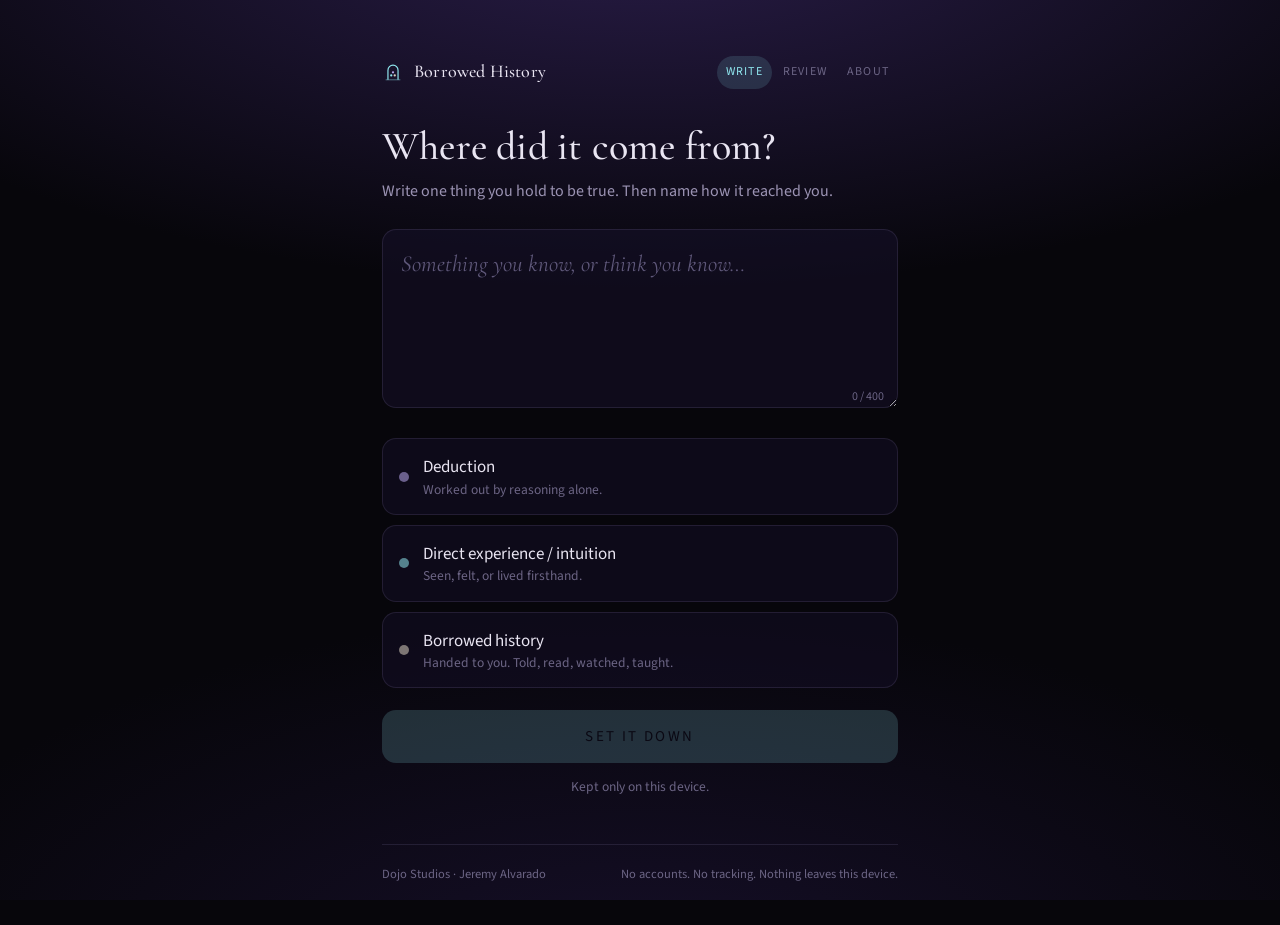
<file: index.html>
<!doctype html>
<html lang="en">
<head>
<meta charset="utf-8">
<meta name="viewport" content="width=device-width, initial-scale=1, viewport-fit=cover">
<title>Borrowed History Journal</title>
<meta name="description" content="Write one thing you hold to be true. Name how it reached you: deduction, direct experience, or borrowed history. Private, on your device.">
<meta name="theme-color" content="#07060b">
<meta name="color-scheme" content="dark">
<link rel="manifest" href="manifest.webmanifest">
<link rel="icon" href="icons/icon.svg" type="image/svg+xml">
<link rel="icon" href="icons/icon-192.png" type="image/png" sizes="192x192">
<link rel="apple-touch-icon" href="icons/apple-touch-icon.png">
<meta name="apple-mobile-web-app-capable" content="yes">
<meta name="mobile-web-app-capable" content="yes">
<meta name="apple-mobile-web-app-status-bar-style" content="black-translucent">
<meta name="apple-mobile-web-app-title" content="Borrowed">
<meta property="og:type" content="website">
<meta property="og:title" content="Borrowed History Journal">
<meta property="og:description" content="One claim. Three possible sources. Your own ratio.">
<meta property="og:url" content="https://apexmachina.github.io/borrowed-history-journal/">
<meta property="og:image" content="https://apexmachina.github.io/borrowed-history-journal/og.png">
<meta property="og:image:width" content="1200">
<meta property="og:image:height" content="630">
<meta name="twitter:card" content="summary_large_image">
<meta name="twitter:title" content="Borrowed History Journal">
<meta name="twitter:description" content="One claim. Three possible sources. Your own ratio.">
<meta name="twitter:image" content="https://apexmachina.github.io/borrowed-history-journal/og.png">
<link rel="preload" href="fonts/CormorantGaramond.woff2" as="font" type="font/woff2" crossorigin>
<link rel="stylesheet" href="app.css">
</head>
<body>
<div class="wrap">
  <header class="top">
    <a class="mark" href="./" aria-label="Borrowed History Journal, home">
      <svg viewBox="0 0 24 24" fill="none" aria-hidden="true"><path d="M6.5 20.5V10a5.5 5.5 0 0 1 11 0v10.5" stroke="#8fe6ee" stroke-width="1.3"/><path d="M4 20.5h16" stroke="#8fe6ee" stroke-opacity=".45" stroke-width="1.1"/><circle cx="12" cy="12.3" r="1.25" fill="#b8a7ec"/><circle cx="10.1" cy="15.7" r="1.25" fill="#8fe6ee"/><circle cx="13.9" cy="15.7" r="1.25" fill="#d9cfbf"/></svg>
      <span>Borrowed History</span>
    </a>
    <nav class="nav" aria-label="Main">
      <a href="./" data-nav="write">Write</a>
      <a href="./#review" data-nav="review">Review</a>
      <a href="about.html">About</a>
    </nav>
  </header>

  <main>
    <!-- WRITE -->
    <section id="write" class="view" aria-labelledby="w-h">
      <h1 id="w-h">Where did it come from?</h1>
      <p class="lede">Write one thing you hold to be true. Then name how it reached you.</p>

      <form id="compose" autocomplete="off">
        <div class="field">
          <label for="claim" class="sr">Your claim or reflection</label>
          <textarea id="claim" maxlength="400" placeholder="Something you know, or think you know…" rows="4"></textarea>
          <span class="count" id="count" aria-hidden="true">0 / 400</span>
        </div>

        <div class="sources" role="radiogroup" aria-label="Source">
          <button type="button" class="src" role="radio" aria-checked="false" data-k="deduction">
            <i class="dot"></i><span><span class="t">Deduction</span><span class="s">Worked out by reasoning alone.</span></span>
          </button>
          <button type="button" class="src" role="radio" aria-checked="false" data-k="direct">
            <i class="dot"></i><span><span class="t">Direct experience / intuition</span><span class="s">Seen, felt, or lived firsthand.</span></span>
          </button>
          <button type="button" class="src" role="radio" aria-checked="false" data-k="borrowed">
            <i class="dot"></i><span><span class="t">Borrowed history</span><span class="s">Handed to you. Told, read, watched, taught.</span></span>
          </button>
        </div>

        <button class="keep" id="keep" type="submit" disabled>Set it down</button>
        <p class="hint">Kept only on this device.</p>
      </form>
    </section>

    <!-- REVIEW -->
    <section id="review" class="view" aria-labelledby="r-h" hidden>
      <p class="eyebrow">Review</p>
      <h1 id="r-h">Where it came from</h1>

      <div class="window" role="group" aria-label="Time window">
        <button type="button" data-w="7">7 days</button>
        <button type="button" data-w="30">30 days</button>
        <button type="button" data-w="all">All</button>
      </div>

      <div id="has" hidden>
        <div class="bars">
          <div class="bar" data-k="deduction"><div class="row"><span class="name">Deduction</span><span class="pct"><b>0</b><small>%</small></span></div><div class="track"><div class="fill"></div></div></div>
          <div class="bar" data-k="direct"><div class="row"><span class="name">Direct experience / intuition</span><span class="pct"><b>0</b><small>%</small></span></div><div class="track"><div class="fill"></div></div></div>
          <div class="bar" data-k="borrowed"><div class="row"><span class="name">Borrowed history</span><span class="pct"><b>0</b><small>%</small></span></div><div class="track"><div class="fill"></div></div></div>
        </div>
        <p class="basis" id="basis"></p>
        <h2 class="sr">Entries</h2>
        <ul class="list" id="list"></ul>
        <button class="more" id="more" type="button" hidden>Show all</button>
      </div>

      <div class="empty" id="none" hidden>
        <span id="none-msg">Nothing set down yet.</span><br>
        <a href="./">Write the first one</a>
      </div>

      <div class="tools" aria-label="Your data">
        <button class="tool" type="button" id="exp-json">Export .json</button>
        <button class="tool" type="button" id="exp-txt">Export .txt</button>
        <button class="tool" type="button" id="imp">Restore from file</button>
        <button class="tool quiet" type="button" id="wipe">Clear everything</button>
        <input type="file" id="imp-file" accept="application/json,.json" hidden>
      </div>

      <a class="card" id="book" href="https://dojostudios.gumroad.com/l/lxlyos" target="_blank" rel="noopener">
        The three paths are walked in full in <em>The Synthetic Era</em>.
        <span class="go">Jeremy Alvarado · the book</span>
      </a>
      <a class="card" id="paper" href="#" target="_blank" rel="noopener" hidden>
        <em>The paper version.</em> Thirty days, a pencil, the same three sources.
        <span class="go">Printable journal</span>
      </a>
    </section>
  </main>

  <footer>
    <span>Dojo Studios · Jeremy Alvarado</span>
    <span>No accounts. No tracking. Nothing leaves this device.</span>
  </footer>
</div>
<div class="toast" id="toast" role="status" aria-live="polite"></div>
<script src="app.js"></script>
</body>
</html>
</file>
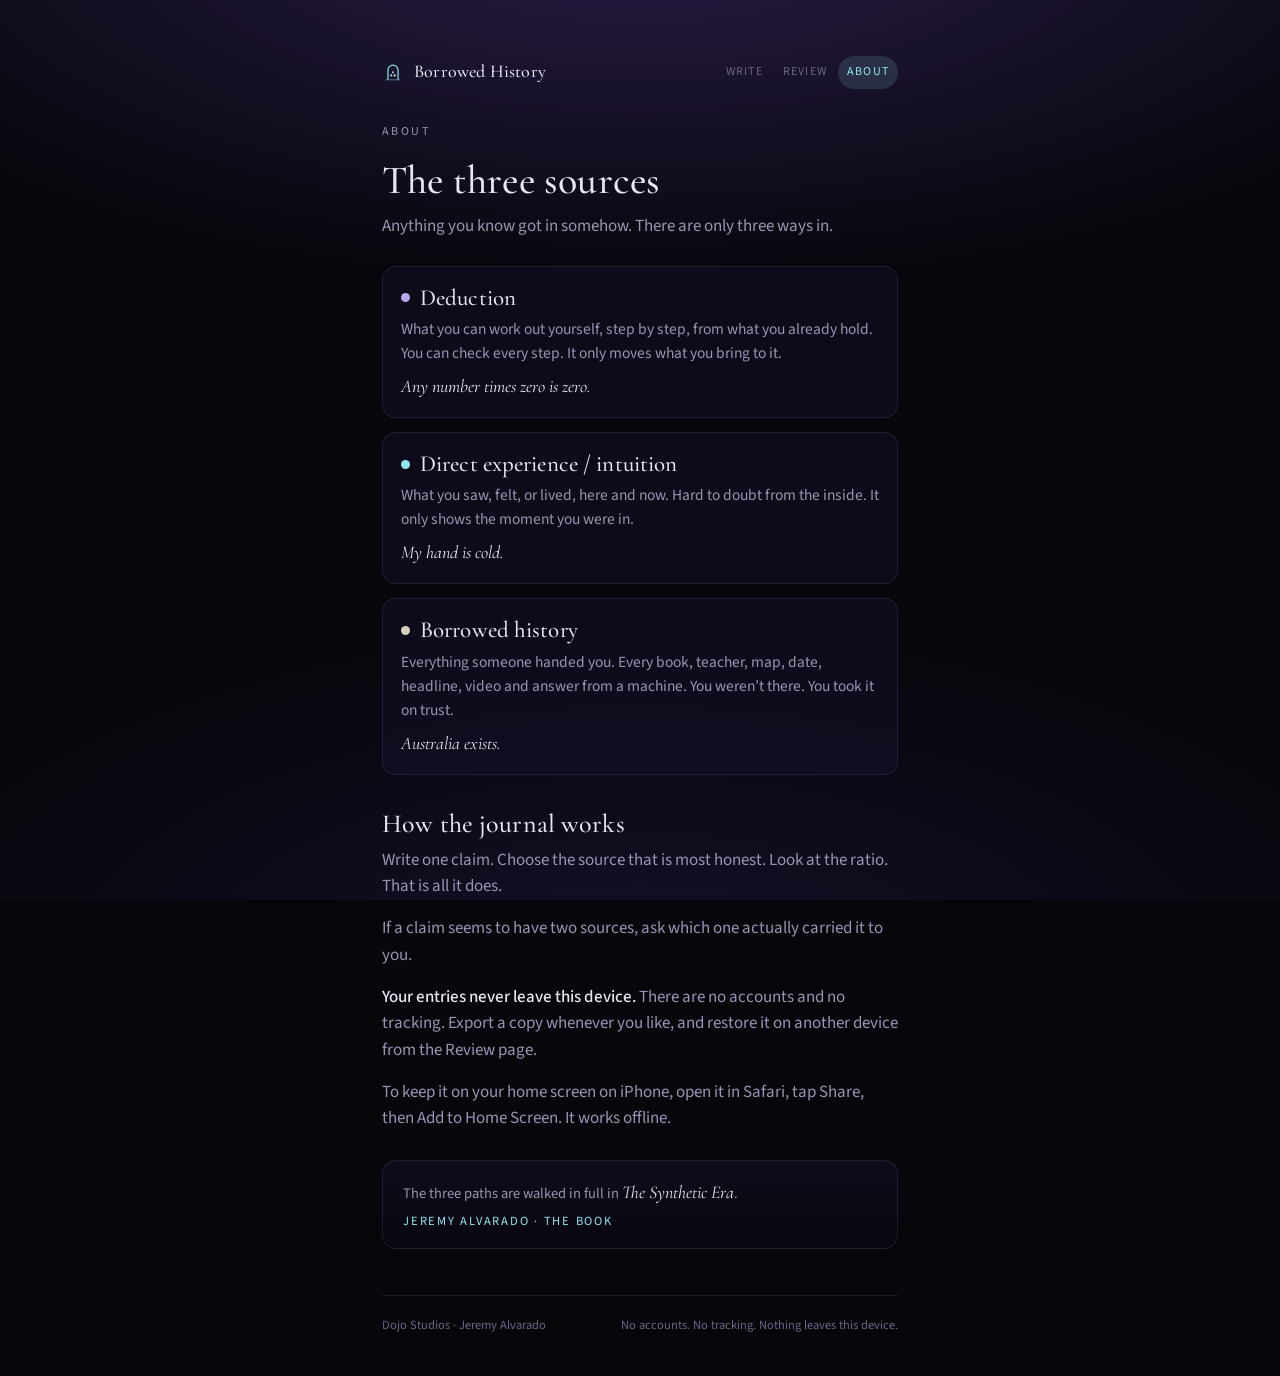
<file: about.html>
<!doctype html>
<html lang="en">
<head>
<meta charset="utf-8">
<meta name="viewport" content="width=device-width, initial-scale=1, viewport-fit=cover">
<title>The three sources · Borrowed History Journal</title>
<meta name="description" content="Write one thing you hold to be true. Name how it reached you: deduction, direct experience, or borrowed history. Private, on your device.">
<meta name="theme-color" content="#07060b">
<meta name="color-scheme" content="dark">
<link rel="manifest" href="manifest.webmanifest">
<link rel="icon" href="icons/icon.svg" type="image/svg+xml">
<link rel="icon" href="icons/icon-192.png" type="image/png" sizes="192x192">
<link rel="apple-touch-icon" href="icons/apple-touch-icon.png">
<meta name="apple-mobile-web-app-capable" content="yes">
<meta name="mobile-web-app-capable" content="yes">
<meta name="apple-mobile-web-app-status-bar-style" content="black-translucent">
<meta name="apple-mobile-web-app-title" content="Borrowed">
<meta property="og:type" content="website">
<meta property="og:title" content="Borrowed History Journal">
<meta property="og:description" content="One claim. Three possible sources. Your own ratio.">
<meta property="og:image" content="https://apexmachina.github.io/borrowed-history-journal/og.png">
<meta property="og:image:width" content="1200">
<meta property="og:image:height" content="630">
<meta name="twitter:card" content="summary_large_image">
<meta name="twitter:title" content="Borrowed History Journal">
<meta name="twitter:description" content="One claim. Three possible sources. Your own ratio.">
<meta name="twitter:image" content="https://apexmachina.github.io/borrowed-history-journal/og.png">
<link rel="preload" href="fonts/CormorantGaramond.woff2" as="font" type="font/woff2" crossorigin>
<link rel="stylesheet" href="app.css">
</head>
<body>
<div class="wrap">
  <header class="top">
    <a class="mark" href="./" aria-label="Borrowed History Journal, home">
      <svg viewBox="0 0 24 24" fill="none" aria-hidden="true"><path d="M6.5 20.5V10a5.5 5.5 0 0 1 11 0v10.5" stroke="#8fe6ee" stroke-width="1.3"/><path d="M4 20.5h16" stroke="#8fe6ee" stroke-opacity=".45" stroke-width="1.1"/><circle cx="12" cy="12.3" r="1.25" fill="#b8a7ec"/><circle cx="10.1" cy="15.7" r="1.25" fill="#8fe6ee"/><circle cx="13.9" cy="15.7" r="1.25" fill="#d9cfbf"/></svg>
      <span>Borrowed History</span>
    </a>
    <nav class="nav" aria-label="Main">
      <a href="./">Write</a>
      <a href="./#review">Review</a>
      <a href="about.html" aria-current="page">About</a>
    </nav>
  </header>

  <main class="view prose">
    <p class="eyebrow">About</p>
    <h1>The three sources</h1>
    <p>Anything you know got in somehow. There are only three ways in.</p>

    <div class="three">
      <article>
        <h3><i style="background:var(--c-ded)"></i>Deduction</h3>
        <p>What you can work out yourself, step by step, from what you already hold. You can check every step. It only moves what you bring to it.</p>
        <p class="ex">Any number times zero is zero.</p>
      </article>
      <article>
        <h3><i style="background:var(--c-dir)"></i>Direct experience / intuition</h3>
        <p>What you saw, felt, or lived, here and now. Hard to doubt from the inside. It only shows the moment you were in.</p>
        <p class="ex">My hand is cold.</p>
      </article>
      <article>
        <h3><i style="background:var(--c-bor)"></i>Borrowed history</h3>
        <p>Everything someone handed you. Every book, teacher, map, date, headline, video and answer from a machine. You weren’t there. You took it on trust.</p>
        <p class="ex">Australia exists.</p>
      </article>
    </div>

    <h2>How the journal works</h2>
    <p>Write one claim. Choose the source that is most honest. Look at the ratio. That is all it does.</p>
    <p>If a claim seems to have two sources, ask which one actually carried it to you.</p>
    <p><strong>Your entries never leave this device.</strong> There are no accounts and no tracking. Export a copy whenever you like, and restore it on another device from the Review page.</p>
    <p>To keep it on your home screen on iPhone, open it in Safari, tap Share, then Add to Home Screen. It works offline.</p>

    <a class="card" href="https://dojostudios.gumroad.com/l/lxlyos" target="_blank" rel="noopener" style="margin-top:28px">
      The three paths are walked in full in <em>The Synthetic Era</em>.
      <span class="go">Jeremy Alvarado · the book</span>
    </a>
  </main>

  <footer>
    <span>Dojo Studios · Jeremy Alvarado</span>
    <span>No accounts. No tracking. Nothing leaves this device.</span>
  </footer>
</div>
<script>if('serviceWorker' in navigator&&location.protocol!=='file:')navigator.serviceWorker.register('sw.js').catch(function(){});</script>
</body>
</html>
</file>
<file: app.css>
@font-face{font-family:"Cormorant";src:url("fonts/CormorantGaramond.woff2") format("woff2");font-weight:300 700;font-style:normal;font-display:swap}
@font-face{font-family:"Cormorant";src:url("fonts/CormorantGaramond-Italic.woff2") format("woff2");font-weight:300 700;font-style:italic;font-display:swap}
@font-face{font-family:"Source Sans";src:url("fonts/SourceSans3.woff2") format("woff2");font-weight:200 900;font-style:normal;font-display:swap}

:root{
  --ink:#07060b;
  --night:#0d0a16;
  --plum:#17112a;
  --plum-2:#211838;
  --line:rgba(190,175,235,.12);
  --line-2:rgba(190,175,235,.22);
  --text:#e9e5f2;
  --muted:#9b93b3;
  --faint:#6c6585;
  --cyan:#8fe6ee;
  --cyan-dim:rgba(143,230,238,.14);
  --c-ded:#b8a7ec;   /* deduction: lavender */
  --c-dir:#8fe6ee;   /* direct experience: cyan */
  --c-bor:#d9cfbf;   /* borrowed history: bone */
  --serif:"Cormorant",Georgia,"Times New Roman",serif;
  --sans:"Source Sans",-apple-system,BlinkMacSystemFont,"Segoe UI",system-ui,sans-serif;
  --radius:14px;
  --safe-b:env(safe-area-inset-bottom,0px);
  --safe-t:env(safe-area-inset-top,0px);
}
*{box-sizing:border-box;margin:0;padding:0}
html{-webkit-text-size-adjust:100%;background:var(--ink)}
body{
  min-height:100vh;min-height:100dvh;
  font-family:var(--sans);font-size:17px;line-height:1.55;color:var(--text);
  background:
    radial-gradient(120% 70% at 50% -10%, #2a1d4a 0%, rgba(42,29,74,0) 60%),
    radial-gradient(90% 60% at 50% 110%, #160f29 0%, rgba(22,15,41,0) 70%),
    var(--ink);
  background-attachment:fixed;
  -webkit-font-smoothing:antialiased;
}
a{color:var(--cyan);text-decoration:none}
a:hover{text-decoration:underline;text-underline-offset:3px}
button{font:inherit;color:inherit;background:none;border:0;cursor:pointer}
:focus-visible{outline:1.5px solid var(--cyan);outline-offset:3px;border-radius:8px}
.sr{position:absolute;width:1px;height:1px;overflow:hidden;clip:rect(0 0 0 0);white-space:nowrap}

.wrap{max-width:560px;margin:0 auto;padding:calc(20px + var(--safe-t)) 22px calc(40px + var(--safe-b))}

/* header */
.top{display:flex;align-items:center;justify-content:space-between;gap:10px;margin-bottom:34px}
.mark{display:flex;align-items:center;gap:10px;color:var(--text)}
.mark:hover{text-decoration:none}
.mark svg{width:22px;height:22px;flex:none}
.mark span{font-family:var(--serif);font-size:18px;font-weight:500;letter-spacing:.01em;white-space:nowrap}
.nav{display:flex;gap:2px;flex:none}
.nav a{font-size:12px;letter-spacing:.1em;text-transform:uppercase;color:var(--faint);padding:7px 9px;border-radius:999px}
.nav a:hover{color:var(--muted);text-decoration:none}
.nav a[aria-current="page"]{color:var(--cyan);background:var(--cyan-dim)}

h1,h2,h3{font-family:var(--serif);font-weight:500;letter-spacing:.005em;line-height:1.15}
h1{font-size:34px;margin-bottom:10px}
h2{font-size:26px;margin-bottom:8px}
.lede{color:var(--muted);font-size:16px;margin-bottom:26px}
.eyebrow{font-size:12px;letter-spacing:.2em;text-transform:uppercase;color:var(--faint);margin-bottom:10px}

/* compose */
.field{position:relative;margin-bottom:22px}
textarea{
  width:100%;min-height:150px;resize:vertical;
  font-family:var(--serif);font-size:23px;line-height:1.4;color:var(--text);
  background:rgba(23,17,42,.55);border:1px solid var(--line);border-radius:var(--radius);
  padding:18px 18px 30px;outline:none;transition:border-color .3s ease;
}
textarea::placeholder{color:#5f587a;font-style:italic}
textarea:focus{border-color:var(--line-2)}
.count{position:absolute;right:14px;bottom:10px;font-size:12px;color:var(--faint)}

.sources{display:grid;gap:10px;margin-bottom:22px;border:0}
.src{
  display:flex;align-items:center;gap:14px;text-align:left;
  padding:15px 16px;border-radius:var(--radius);
  background:rgba(23,17,42,.45);border:1px solid var(--line);
  transition:border-color .25s ease, background .25s ease;
}
.src .dot{width:10px;height:10px;border-radius:50%;flex:none;opacity:.55;transition:opacity .25s, box-shadow .25s}
.src .t{display:block;font-size:17px;color:var(--text)}
.src .s{display:block;font-size:13.5px;color:var(--faint);line-height:1.35}
.src[data-k="deduction"] .dot{background:var(--c-ded)}
.src[data-k="direct"] .dot{background:var(--c-dir)}
.src[data-k="borrowed"] .dot{background:var(--c-bor)}
.src[aria-checked="true"]{border-color:var(--line-2);background:rgba(33,24,56,.85)}
.src[aria-checked="true"] .dot{opacity:1;box-shadow:0 0 0 4px rgba(255,255,255,.05)}

.keep{
  width:100%;padding:15px;border-radius:var(--radius);
  font-size:15px;letter-spacing:.16em;text-transform:uppercase;
  color:var(--ink);background:var(--cyan);transition:opacity .3s ease, transform .1s ease;
}
.keep:disabled{opacity:.18;cursor:default}
.keep:not(:disabled):active{transform:scale(.99)}
.hint{margin-top:14px;font-size:13.5px;color:var(--faint);text-align:center}

/* review */
.window{display:inline-flex;padding:3px;border:1px solid var(--line);border-radius:999px;margin:4px 0 26px}
.window button{font-size:13px;letter-spacing:.08em;color:var(--faint);padding:7px 14px;border-radius:999px}
.window button[aria-pressed="true"]{color:var(--text);background:var(--plum-2)}

.bars{display:grid;gap:22px;margin-bottom:12px}
.bar .row{display:flex;justify-content:space-between;align-items:baseline;margin-bottom:8px}
.bar .name{font-size:15.5px;color:var(--muted)}
.bar .pct{font-family:var(--serif);font-size:34px;line-height:1;color:var(--text)}
.bar .pct small{font-size:18px;color:var(--faint);margin-left:1px}
.bar .track{height:4px;border-radius:4px;background:rgba(255,255,255,.06);overflow:hidden}
.bar .fill{height:100%;width:0;border-radius:4px;transition:width 1.1s cubic-bezier(.2,.7,.1,1)}
.bar[data-k="deduction"] .fill{background:var(--c-ded)}
.bar[data-k="direct"] .fill{background:var(--c-dir)}
.bar[data-k="borrowed"] .fill{background:var(--c-bor)}
.basis{font-size:13.5px;color:var(--faint);margin:18px 0 34px}

.empty{padding:28px 20px;border:1px dashed var(--line);border-radius:var(--radius);color:var(--muted);text-align:center;margin-bottom:34px}
.empty a{display:inline-block;margin-top:8px}

.list{list-style:none;border-top:1px solid var(--line);margin-bottom:34px}
.list li{display:grid;grid-template-columns:10px 1fr auto;gap:12px;align-items:start;padding:14px 0;border-bottom:1px solid var(--line)}
.list .dot{width:8px;height:8px;border-radius:50%;margin-top:9px}
.list .dot[data-k="deduction"]{background:var(--c-ded)}
.list .dot[data-k="direct"]{background:var(--c-dir)}
.list .dot[data-k="borrowed"]{background:var(--c-bor)}
.list .txt{font-family:var(--serif);font-size:19px;line-height:1.35;word-break:break-word}
.list .meta{display:block;font-family:var(--sans);font-size:12.5px;color:var(--faint);margin-top:3px}
.list .x{font-size:20px;line-height:1;color:var(--faint);padding:4px 6px;opacity:.6}
.list .x:hover{opacity:1;color:var(--muted)}
.more{display:block;margin:-20px auto 34px;font-size:13px;letter-spacing:.12em;text-transform:uppercase;color:var(--faint)}

.tools{display:flex;flex-wrap:wrap;gap:8px;margin-bottom:40px}
.tool{font-size:13px;letter-spacing:.06em;color:var(--muted);padding:9px 14px;border:1px solid var(--line);border-radius:999px}
.tool:hover{border-color:var(--line-2);color:var(--text)}
.tool.quiet{color:var(--faint)}

.card{
  display:block;padding:18px 20px;border-radius:var(--radius);
  border:1px solid var(--line);background:linear-gradient(180deg,rgba(33,24,56,.35),rgba(13,10,22,.35));
  color:var(--muted);font-size:14.5px;line-height:1.5;
}
.card:hover{text-decoration:none;border-color:var(--line-2)}
.card em{font-family:var(--serif);font-style:italic;font-size:18px;color:var(--text)}
.card .go{display:block;margin-top:6px;font-size:12.5px;letter-spacing:.14em;text-transform:uppercase;color:var(--cyan)}
.card + .card{margin-top:10px}

/* about */
.prose p{color:var(--muted);margin-bottom:16px}
.prose p strong{color:var(--text);font-weight:500}
.three{display:grid;gap:14px;margin:26px 0 34px}
.three article{padding:18px 18px 16px;border:1px solid var(--line);border-radius:var(--radius);background:rgba(23,17,42,.45)}
.three h3{display:flex;align-items:center;gap:10px;font-size:23px;margin-bottom:6px}
.three h3 i{width:9px;height:9px;border-radius:50%;display:inline-block}
.three p{color:var(--muted);font-size:15.5px;margin:0}
.three p + p{margin-top:8px}
.three .ex{font-family:var(--serif);font-style:italic;color:var(--text);font-size:18px}

footer{margin-top:46px;padding-top:20px;border-top:1px solid var(--line);font-size:12.5px;color:var(--faint);display:flex;justify-content:space-between;gap:12px;flex-wrap:wrap}
footer a{color:var(--faint)}

.toast{position:fixed;left:50%;bottom:calc(24px + var(--safe-b));transform:translate(-50%,20px);opacity:0;
  background:var(--plum-2);border:1px solid var(--line-2);color:var(--text);font-size:14px;padding:10px 16px;border-radius:999px;
  transition:opacity .4s ease, transform .4s ease;pointer-events:none}
.toast.on{opacity:1;transform:translate(-50%,0)}

[hidden]{display:none!important}
.view{animation:fade .5s ease both}
@keyframes fade{from{opacity:0;transform:translateY(4px)}to{opacity:1;transform:none}}
@media (prefers-reduced-motion:reduce){*{animation:none!important;transition:none!important}}
@media (min-width:720px){.wrap{padding-top:56px}h1{font-size:40px}}

@media (max-width:360px){.mark span{display:none}}
</file>
